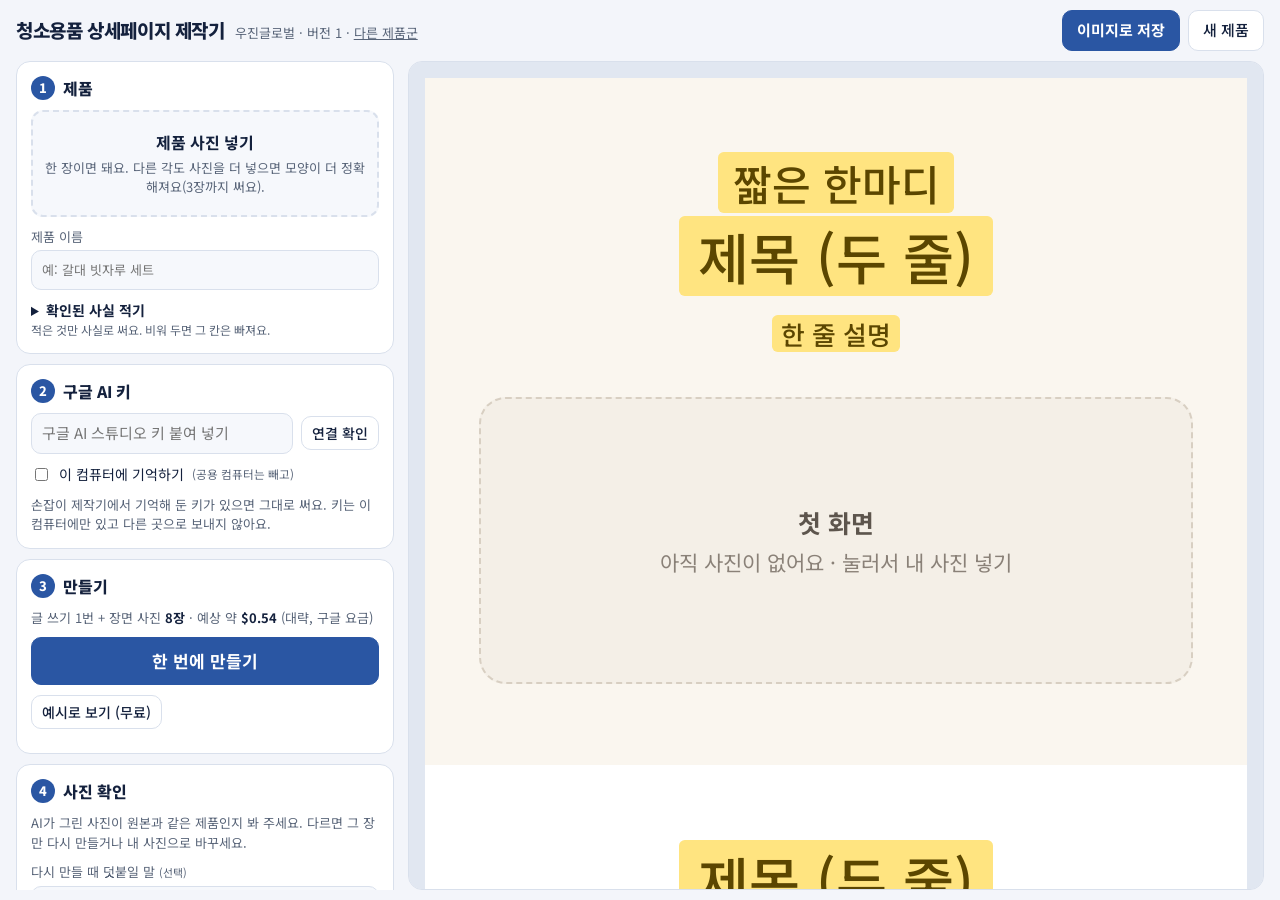
<file: cleaning/index.html>
<!doctype html>
<html lang="ko">
<head>
<meta charset="utf-8">
<meta name="viewport" content="width=device-width,initial-scale=1,viewport-fit=cover">
<title>청소용품 상세페이지 제작기</title>
<link rel="stylesheet" href="https://fonts.googleapis.com/css2?family=Nanum+Pen+Script&family=Noto+Sans+KR:wght@400;500;700;800&display=swap">
<link rel="stylesheet" href="style.css?v=1">
</head>
<body>
<div id="app">
  <header class="top">
    <div class="brand"><h1>청소용품 상세페이지 제작기</h1><small>우진글로벌 · 버전 <span id="verNo"></span> · <a href="../">다른 제품군</a></small></div>
    <div class="top-actions">
      <button class="chip" id="updChip" type="button" hidden>새 버전이 나왔어요 · 눌러서 새로고침</button>
      <button class="btn primary" id="btnExport" type="button">이미지로 저장</button>
      <button class="btn" id="btnNew" type="button">새 제품</button>
    </div>
  </header>

  <div class="work">
    <aside class="side" id="side">

      <section class="step" id="st1">
        <h2><i>1</i>제품</h2>
        <label class="drop" id="drop">
          <input type="file" id="fPhoto" accept="image/*" multiple hidden>
          <b>제품 사진 넣기</b>
          <span>한 장이면 돼요. 다른 각도 사진을 더 넣으면 모양이 더 정확해져요(3장까지 써요).</span>
        </label>
        <div class="thumbs" id="thumbs"></div>
        <label class="fld"><span>제품 이름</span><input type="text" id="fName" placeholder="예: 갈대 빗자루 세트" autocomplete="off"></label>
        <details class="facts" id="factBox">
          <summary>확인된 사실 적기 <small>적은 것만 사실로 써요. 비워 두면 그 칸은 빠져요.</small></summary>
          <div id="factFields"></div>
        </details>
      </section>

      <section class="step" id="st2">
        <h2><i>2</i>구글 AI 키</h2>
        <div class="row">
          <input type="password" id="fKey" placeholder="구글 AI 스튜디오 키 붙여 넣기" autocomplete="off" spellcheck="false">
          <button class="btn sm" id="btnCheck" type="button">연결 확인</button>
        </div>
        <label class="chk"><input type="checkbox" id="fRemember"> 이 컴퓨터에 기억하기 <small>(공용 컴퓨터는 빼고)</small></label>
        <p class="msg" id="gMsg">손잡이 제작기에서 기억해 둔 키가 있으면 그대로 써요. 키는 이 컴퓨터에만 있고 다른 곳으로 보내지 않아요.</p>
      </section>

      <section class="step" id="st3">
        <h2><i>3</i>만들기</h2>
        <p class="cost" id="costLine"></p>
        <div class="row wrap">
          <button class="btn primary big" id="btnRun" type="button">한 번에 만들기</button>
          <button class="btn" id="btnStop" type="button" hidden>멈추기</button>
        </div>
        <div class="row wrap">
          <button class="btn sm" id="btnDemo" type="button">예시로 보기 (무료)</button>
          <button class="btn sm" id="btnCopy" type="button" hidden>글만 새로 쓰기</button>
        </div>
        <p class="msg" id="runMsg"></p>
      </section>

      <section class="step" id="st4">
        <h2><i>4</i>사진 확인</h2>
        <p class="hint">AI가 그린 사진이 원본과 같은 제품인지 봐 주세요. 다르면 그 장만 다시 만들거나 내 사진으로 바꾸세요.</p>
        <div class="orig" id="origBox"></div>
        <label class="fld"><span>다시 만들 때 덧붙일 말 <small>(선택)</small></span><input type="text" id="fNote" placeholder="예: 손잡이를 더 길게, 배경을 더 밝게" autocomplete="off"></label>
        <div class="scenes" id="scenes"></div>
      </section>

      <section class="step" id="st5">
        <h2><i>5</i>꾸미기</h2>
        <label class="fld inline"><span>강조 색 <small>(제품 색에서 골랐어요)</small></span><input type="color" id="fAccent"></label>
        <label class="chk"><input type="checkbox" id="fAiMark"> AI로 그린 사진에 '연출 이미지' 표시하기</label>
        <p class="hint">글자는 오른쪽 미리보기에서 눌러서 바로 고쳐요. 노란 칸은 비어 있는 칸이고, 저장할 때는 빠져요.</p>
      </section>

    </aside>

    <main class="stage" id="stage">
      <div class="stage-in" id="stageIn"><div class="pg" id="pg"></div></div>
    </main>
  </div>
</div>
<input type="file" id="fSwap" accept="image/*" hidden>
<div id="toast" role="status" aria-live="polite" hidden></div>
<div id="veil" hidden><div class="veil-box"><b id="veilTitle">저장하는 중이에요</b><span id="veilMsg"></span></div></div>

<!-- 이미지 저장 도구(html2canvas 1.4.1, JSZip 3.10.1 · MIT). 바깥 주소에 기대지 않게 vendor 폴더에 넣어 뒀어요. -->
<script src="vendor/html2canvas.min.js" defer></script>
<script src="vendor/jszip.min.js" defer></script>
<script src="strategy.js?v=1" defer></script>
<script src="app.js?v=1" defer></script>
</body>
</html>
</file>
<file: cleaning/style.css>
/* 청소용품 상세페이지 제작기 — 화면 모양
   위쪽: 제작기 화면(왼쪽 작업 칸 + 오른쪽 미리보기) · 아래쪽: 상세페이지(.pg, 가로 860px 고정) */
:root{
  --font:'Noto Sans KR','Apple SD Gothic Neo','Malgun Gothic',system-ui,sans-serif;
  --bg:#f3f5fa;--panel:#ffffff;--panel-2:#f6f8fc;--line:#d9e0ec;--ink:#14213d;--mute:#586478;
  --accent:#2a56a3;--accent-ink:#ffffff;--accent-soft:#e6eefb;
  --need:#ffe480;--need-ink:#5b4600;--ok:#1b7a52;--bad:#b3261e;--stage:#e1e7f1;
  --shadow:0 1px 2px rgba(16,28,59,.06),0 10px 28px rgba(16,28,59,.08);color-scheme:light;
}
@media (prefers-color-scheme: dark){:root{
  --bg:#0e1320;--panel:#161d2e;--panel-2:#1b2438;--line:#2a3550;--ink:#e8edf7;--mute:#9aa7c0;
  --accent:#8fb0ee;--accent-ink:#0b1530;--accent-soft:#1f2b46;--need:#4a3d0a;--need-ink:#ffe480;--ok:#5fd0a0;--bad:#ff8a80;--stage:#0a0e19;
  --shadow:0 1px 2px rgba(0,0,0,.4),0 10px 28px rgba(0,0,0,.35);color-scheme:dark}}
*{box-sizing:border-box}
[hidden]{display:none!important}
html,body{height:100%;margin:0}
body{background:var(--bg);color:var(--ink);font-family:var(--font);font-size:15px;line-height:1.5}
button,input,select,textarea{font:inherit;color:inherit}
:focus-visible{outline:3px solid var(--accent);outline-offset:2px}
a{color:inherit}
#app{height:100%;display:flex;flex-direction:column;gap:10px;padding:10px max(16px,env(safe-area-inset-right,0px)) 10px max(16px,env(safe-area-inset-left,0px))}

.top{display:flex;flex-wrap:wrap;align-items:center;gap:10px 16px;justify-content:space-between}
.brand{display:flex;flex-wrap:wrap;align-items:baseline;gap:4px 10px;min-width:0}
.brand h1{margin:0;font-size:19px;font-weight:800;letter-spacing:-.02em}
.brand small{color:var(--mute);font-size:13px}
.top-actions{display:flex;flex-wrap:wrap;gap:8px;align-items:center}
.btn{display:inline-flex;align-items:center;justify-content:center;gap:6px;min-height:40px;padding:8px 14px;border:1px solid var(--line);border-radius:10px;background:var(--panel);cursor:pointer;font-weight:500;white-space:nowrap}
.btn:hover{border-color:var(--accent)}
.btn:disabled{opacity:.5;cursor:default}
.btn.primary{background:var(--accent);color:var(--accent-ink);border-color:var(--accent);font-weight:700}
.btn.sm{min-height:34px;padding:5px 10px;font-size:14px}
.btn.big{min-height:48px;font-size:17px;flex:1}
.chip{border:0;border-radius:999px;padding:7px 14px;font-size:13px;font-weight:700;background:var(--accent);color:var(--accent-ink);cursor:pointer}

.work{flex:1;min-height:0;display:grid;grid-template-columns:minmax(300px,380px) 1fr;gap:12px}
.side{overflow:auto;display:flex;flex-direction:column;gap:10px;padding-right:2px}
.step{background:var(--panel);border:1px solid var(--line);border-radius:14px;padding:14px;display:flex;flex-direction:column;gap:10px}
.step h2{margin:0;font-size:16px;font-weight:800;display:flex;align-items:center;gap:8px}
.step h2 i{font-style:normal;display:inline-grid;place-items:center;width:24px;height:24px;border-radius:50%;background:var(--accent);color:var(--accent-ink);font-size:13px}
.hint,.msg,.cost{margin:0;color:var(--mute);font-size:13px}
.msg.ok{color:var(--ok)}.msg.err{color:var(--bad)}
.cost b{color:var(--ink)}
.row{display:flex;gap:8px;align-items:center}
.row.wrap{flex-wrap:wrap}
.row>input{flex:1;min-width:0}
input[type=text],input[type=password],textarea{width:100%;min-height:40px;padding:8px 10px;border:1px solid var(--line);border-radius:10px;background:var(--panel-2)}
textarea{min-height:64px;resize:vertical}
.fld{display:flex;flex-direction:column;gap:4px;font-size:13px;color:var(--mute)}
.fld.inline{flex-direction:row;align-items:center;justify-content:space-between}
.fld input[type=color]{width:56px;height:36px;padding:2px;border:1px solid var(--line);border-radius:8px;background:var(--panel-2)}
.chk{display:flex;align-items:center;gap:8px;font-size:14px}
.chk small{color:var(--mute)}
.drop{display:flex;flex-direction:column;gap:4px;align-items:center;text-align:center;padding:18px 12px;border:2px dashed var(--line);border-radius:12px;background:var(--panel-2);cursor:pointer}
.drop:hover,.drop.over{border-color:var(--accent)}
.drop b{font-size:16px}
.drop span{font-size:13px;color:var(--mute)}
.thumbs{display:flex;flex-wrap:wrap;gap:8px}
.thumbs:empty{display:none}
.th{position:relative;width:76px;height:76px;border-radius:10px;overflow:hidden;border:1px solid var(--line);background:var(--panel-2)}
.th img{width:100%;height:100%;object-fit:cover;display:block}
.th em{position:absolute;left:4px;top:4px;font-style:normal;font-size:11px;font-weight:700;background:var(--accent);color:var(--accent-ink);padding:1px 6px;border-radius:999px}
.th button{position:absolute;right:2px;top:2px;width:24px;height:24px;border:0;border-radius:50%;background:rgba(0,0,0,.55);color:#fff;cursor:pointer;line-height:1}
.facts summary{cursor:pointer;font-weight:700;font-size:14px}
.facts summary small{display:block;font-weight:400;color:var(--mute);font-size:12px}
.facts #factFields{display:flex;flex-direction:column;gap:8px;margin-top:10px}

.orig{display:flex;gap:10px;align-items:center;padding:8px;border:1px solid var(--line);border-radius:10px;background:var(--panel-2);font-size:13px;color:var(--mute)}
.orig:empty{display:none}
.orig img{width:64px;height:64px;object-fit:cover;border-radius:8px;flex:none}
.scenes{display:grid;grid-template-columns:1fr 1fr;gap:8px}
.sc{border:1px solid var(--line);border-radius:10px;overflow:hidden;background:var(--panel-2);display:flex;flex-direction:column}
.sc.flash{outline:3px solid var(--accent)}
.sc .im{aspect-ratio:4/3;background:var(--stage);display:grid;place-items:center;color:var(--mute);font-size:12px;text-align:center;padding:4px;position:relative}
.sc .im img{position:absolute;inset:0;width:100%;height:100%;object-fit:cover}
.sc .im .tag{position:absolute;left:4px;top:4px;z-index:1;font-size:11px;font-weight:700;padding:1px 6px;border-radius:999px;background:rgba(0,0,0,.6);color:#fff}
.sc .nm{padding:6px 8px 0;font-size:13px;font-weight:700}
.sc .st{padding:0 8px;font-size:12px;color:var(--mute);min-height:1.5em}
.sc .st.err{color:var(--bad)}
.sc .bt{display:flex;gap:4px;padding:6px}
.sc .bt .btn{flex:1;min-height:30px;padding:3px 4px;font-size:12px}

.stage{overflow:auto;background:var(--stage);border-radius:14px;border:1px solid var(--line)}
.stage-in{padding:16px;display:flex;justify-content:center}
#toast{position:fixed;left:50%;bottom:24px;transform:translateX(-50%);max-width:min(92vw,560px);background:#14213d;color:#fff;padding:12px 18px;border-radius:12px;box-shadow:var(--shadow);z-index:50;font-size:14px}
#veil{position:fixed;inset:0;background:rgba(10,14,25,.6);display:grid;place-items:center;z-index:60}
.veil-box{background:var(--panel);border-radius:14px;padding:22px 26px;display:flex;flex-direction:column;gap:6px;min-width:260px;text-align:center}
.veil-box span{color:var(--mute);font-size:13px}

@media (max-width:900px){
  html,body{height:auto}
  #app{height:auto}
  .work{grid-template-columns:1fr}
  .side{overflow:visible}
  .stage{max-height:none}
}

/* ============ 상세페이지 (가로 860px 고정 · 폰에서는 약 0.45배로 보여서 글자를 크게 써요) ============
   색은 app.js 가 제품 색에서 뽑아 --ac 들로 넣어요(html2canvas 가 못 읽는 새 색 문법은 쓰지 않아요). */
.pg{width:860px;flex:none;background:#fff;color:#2a2622;font-family:var(--font);line-height:1.5;word-break:keep-all;overflow-wrap:break-word;color-scheme:light;
  --ac:#2f4b7c;--ac-soft:#eaedf2;--ac-mid:#c9d1de;--ac-light:#a9b6cc;--dark:#1e1d1f;--cream:#faf6ef}
.pg .sec{padding:84px 56px;text-align:center;background:#fff;position:relative}
.pg .eyebrow{font-family:'Nanum Pen Script',var(--font);font-size:44px;line-height:1.2;color:var(--ac);margin:0 0 8px;white-space:pre-line}
.pg .ttl{font-size:58px;font-weight:800;letter-spacing:-.03em;line-height:1.28;margin:0;white-space:pre-line}
.pg .ttl em{font-style:normal;color:var(--ac)}
.pg .body{font-size:27px;line-height:1.65;color:#6b635b;margin:22px auto 0;max-width:690px;white-space:pre-line}
.pg .pic{margin:44px 0 0;position:relative;border-radius:28px;overflow:hidden;background:#eee8df}
.pg .pic img{display:block;width:100%}
.pg .pic figcaption{position:absolute;right:14px;bottom:12px;font-size:18px;line-height:1.4;color:#fff;background:rgba(0,0,0,.45);padding:3px 12px;border-radius:999px}
.pg .pic.bleed{margin:44px -56px -84px;border-radius:0}
.pg .pic.fade::before{content:'';position:absolute;left:0;right:0;top:0;height:150px;background:linear-gradient(#faf6ef,rgba(250,246,239,0));z-index:1}
.pg .ph{margin:44px 0 0;border:3px dashed #d8cfc2;border-radius:28px;background:#f4efe7;color:#8a8178;display:flex;flex-direction:column;align-items:center;justify-content:center;gap:6px;font-size:22px;cursor:pointer;min-height:300px}
.pg .ph b{font-size:26px;color:#5d554d}
.pg .ph.bleed{margin:44px 0 0}

.pg .s-hero,.pg .s-material,.pg .s-easy,.pg .s-caution{background:var(--cream)}
.pg .s-solve,.pg .s-places{background:var(--ac-soft)}

/* 2 불편했던 점: 진짜 제품 사진 + 말풍선 3개 */
.pg .painbox{position:relative;margin-top:48px;padding:56px 0 64px}
.pg .painbox .pic{margin:0 auto;width:500px}
.pg .bub{position:absolute;max-width:330px;background:#fff;border:3px solid var(--ac-mid);border-radius:26px;padding:14px 24px;font-size:25px;font-weight:700;line-height:1.35;z-index:2;text-align:left}   /* 그림자는 저장할 때 얼룩이 생겨서 테두리로 대신해요 */
.pg .bub.b0{left:0;top:0}
.pg .bub.b1{right:0;top:44%}
.pg .bub.b2{left:24px;bottom:0}

/* 3 먼저 해결했어요: 불편 → 해결 */
.pg .rows{display:grid;gap:16px;margin-top:44px;text-align:left}
.pg .prow{display:grid;grid-template-columns:1fr 48px 1.15fr;align-items:stretch}
.pg .bad,.pg .good{padding:20px 26px;border-radius:22px;font-size:25px;font-weight:700;line-height:1.4}
.pg .bad{background:#fff;color:#8a8178;border:2px solid #e6dfd6}
.pg .good{background:var(--ac);color:#fff}
.pg .bad small,.pg .good small{display:block;font-size:18px;font-weight:500;opacity:.85;margin-bottom:2px}
.pg .arr{align-self:center;text-align:center;color:var(--ac);font-size:30px;font-weight:800}

/* 5 만듦새: 어두운 구역 */
.pg .s-craft{background:var(--dark)}
.pg .s-craft .ttl{color:#fff}
.pg .s-craft .ttl em{color:var(--ac-light)}
.pg .s-craft .eyebrow{color:var(--ac-light)}
.pg .s-craft .body{color:#cfc7bd}
.pg .s-craft .pic{background:#2c2a2b}
.pg .badges{display:flex;flex-wrap:wrap;justify-content:center;gap:12px;margin-top:36px}
.pg .badge{padding:11px 24px;border-radius:999px;border:2px solid rgba(255,255,255,.35);color:#fff;font-size:22px;font-weight:500}

/* 8 살펴볼 것들: 적어 준 사실만 표로 */
.pg .tbl{margin-top:44px;border-radius:24px;overflow:hidden;border:2px solid var(--ac-mid);text-align:left}
.pg .tr{display:grid;grid-template-columns:230px 1fr}
.pg .tr+.tr{border-top:2px solid var(--ac-mid)}
.pg .th2{background:var(--ac-soft);color:var(--ac);font-weight:800;padding:26px 30px;font-size:25px}
.pg .td{padding:26px 30px;font-size:25px;font-weight:500;white-space:pre-line;min-height:1.5em}

/* 9 집 안 곳곳: 네 칸 */
.pg .grid4{display:grid;grid-template-columns:1fr 1fr;gap:16px;margin-top:44px}
.pg .cell{position:relative}
.pg .cell .pic,.pg .cell .ph{margin:0;border-radius:22px}
.pg .cell .ph{min-height:366px;font-size:19px}
.pg .cell .lab{position:absolute;left:14px;top:14px;z-index:2;background:#fff;color:var(--ac);font-weight:800;font-size:21px;line-height:1.4;padding:5px 16px;border-radius:999px}

/* 10 구성품 */
.pg .items{display:grid;grid-template-columns:1fr 1fr;gap:16px;margin-top:24px;text-align:left}
.pg .item{background:var(--ac-soft);border-radius:22px;padding:26px 28px}
.pg .item b{display:block;font-size:27px;font-weight:800}
.pg .item span{display:block;font-size:22px;color:#6b635b;margin-top:6px}

/* 11 확인할 점 */
.pg .ccard{background:#fff;border:2px solid var(--ac);border-radius:28px;padding:48px 44px;text-align:left}
.pg .ccard .ttl{font-size:46px}
.pg .ck{display:flex;gap:16px;align-items:flex-start;font-size:25px;line-height:1.5;margin-top:20px}
.pg .ck:first-of-type{margin-top:30px}
.pg .ck i{flex:none;width:36px;height:36px;border-radius:50%;background:var(--ac);color:#fff;font-style:normal;font-size:22px;font-weight:800;text-align:center;line-height:36px}
.pg .ck div{flex:1;min-width:0}

/* 12 자주 묻는 질문 */
.pg .s-faq{text-align:left}
.pg .s-faq .ttl{font-size:44px;margin-bottom:28px}
.pg .qa{border-top:2px solid #ece6dd;padding:28px 0}
.pg .qa:last-child{padding-bottom:0}
.pg .q{display:flex;gap:14px;font-size:27px;font-weight:800;line-height:1.45}
.pg .q i{font-style:normal;color:var(--ac);flex:none}
.pg .q div,.pg .a{flex:1;min-width:0}
.pg .a{font-size:24px;line-height:1.6;color:#6b635b;margin:10px 0 0 38px}

/* 13 안내 */
.pg .s-foot{background:#f1eeea;padding:44px 56px;text-align:left;font-size:19px;line-height:1.6;color:#8a8178}
.pg .s-foot p{margin:0}
.pg .s-foot p+p,.pg .s-foot div+p,.pg .s-foot p+div{margin-top:4px}

/* 고칠 수 있는 글자 */
.pg [data-p]{outline:0;min-width:1em}
.pg.edit [data-p]{cursor:text;border-radius:6px}
.pg.edit [data-p]:hover{box-shadow:0 0 0 2px rgba(0,0,0,.18)}
.pg.edit [data-p]:focus{box-shadow:0 0 0 3px var(--ac)}
.pg.edit [data-p].need:empty::before{content:attr(data-ph);color:#5b4600;background:#ffe480;padding:0 .35em;border-radius:6px;font-weight:500;font-family:var(--font);letter-spacing:0}
.pg.edit .pic[data-img]{cursor:pointer}
</file>
